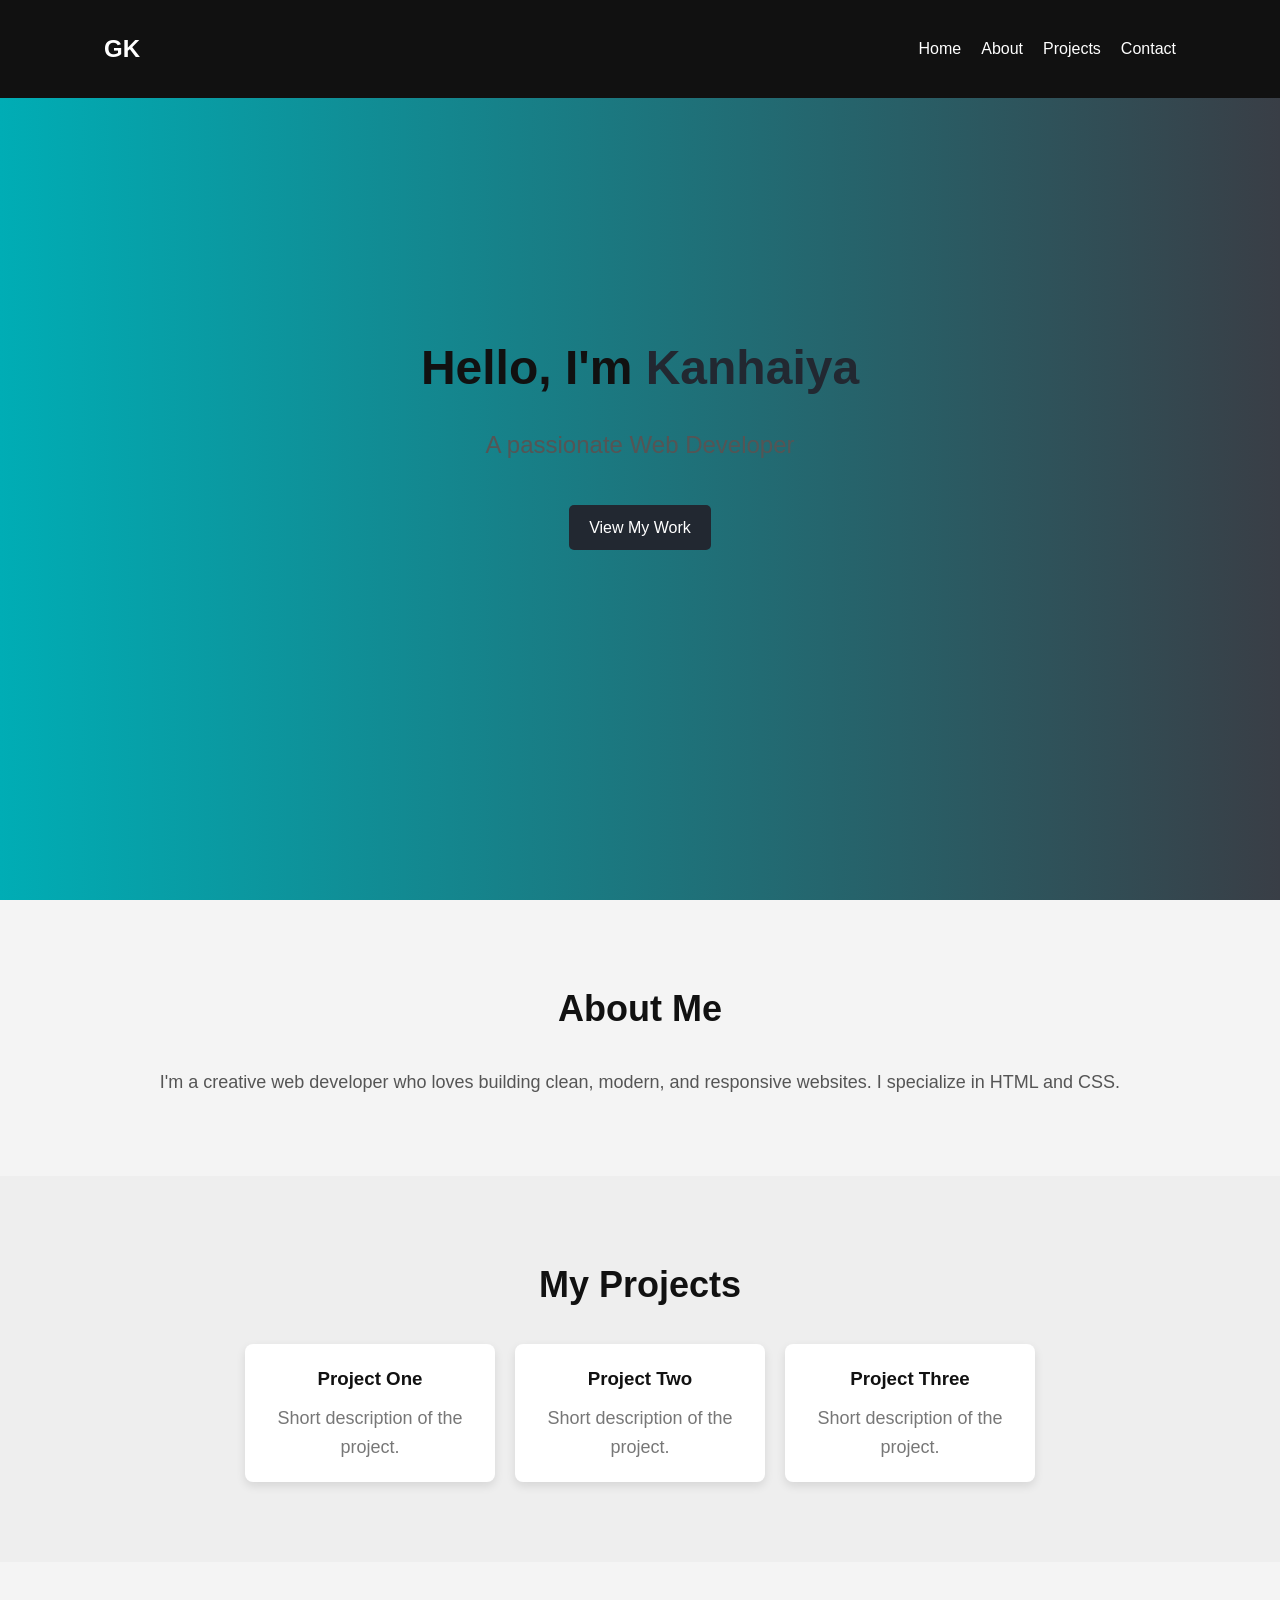
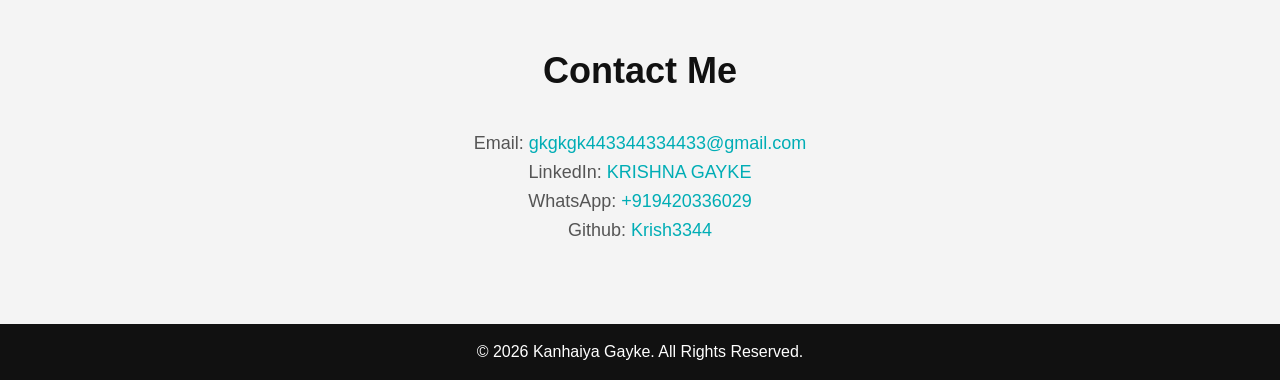
<file: index.html>
<!DOCTYPE html>
<html lang="en">
<head>
    <meta charset="UTF-8">
    <title>Kanhaiya | Portfolio</title>
    <link rel="stylesheet" href="style.css">
    <meta name="viewport" content="width=device-width, initial-scale=1.0">
</head>
<body>

    <!-- Header -->
    <header>
        <nav>
            <h1 class="logo">GK</h1>
            <ul>
                <li><a href="#home">Home</a></li>
                <li><a href="#about">About</a></li>
                <li><a href="#projects">Projects</a></li>
                <li><a href="#contact">Contact</a></li>
            </ul>
        </nav>
    </header>

    <!-- Hero Section -->
    <section id="home" class="hero">
        <div class="hero-content">
            <h2>Hello, I'm <span>Kanhaiya</span></h2>
            <p>A passionate Web Developer</p>
            <a href="#projects" class="btn">View My Work</a>
        </div>
    </section>

    <!-- About Section -->
    <section id="about" class="about">
        <h2>About Me</h2>
        <p>I'm a creative web developer who loves building clean, modern, and responsive websites. I specialize in HTML and CSS.</p>
    </section>

    <!-- Projects Section -->
    <section id="projects" class="projects">
        <h2>My Projects</h2>
        <div class="project-container">
            <div class="project-card">
                <h3>Project One</h3>
                <p>Short description of the project.</p>
            </div>
            <div class="project-card">
                <h3>Project Two</h3>
                <p>Short description of the project.</p>
            </div>
            <div class="project-card">
                <h3>Project Three</h3>
                <p>Short description of the project.</p>
            </div>
        </div>
    </section>

    <!-- Contact Section -->
    <section id="contact" class="contact">
        <h2>Contact Me</h2>
        <p>Email: <a href="mailto:gkgkgk443344334433@gmail.com">gkgkgk443344334433@gmail.com</a></p>
        <p>LinkedIn: <a href="https://www.linkedin.com/in/krishna-gayke-88547a336" target="_blank">KRISHNA GAYKE</a></p>
        <p>WhatsApp: <a href="https://wa.me/919420336029" target="_blank">+919420336029</a></p>
        <p>Github: <a href="https://github.com/Krish3344" target="_blank">Krish3344</a></p>
    </section>

    <!-- Footer -->
    <footer>
        <p>© 2026 Kanhaiya Gayke. All Rights Reserved.</p>
    </footer>

</body>
</html>
</file>
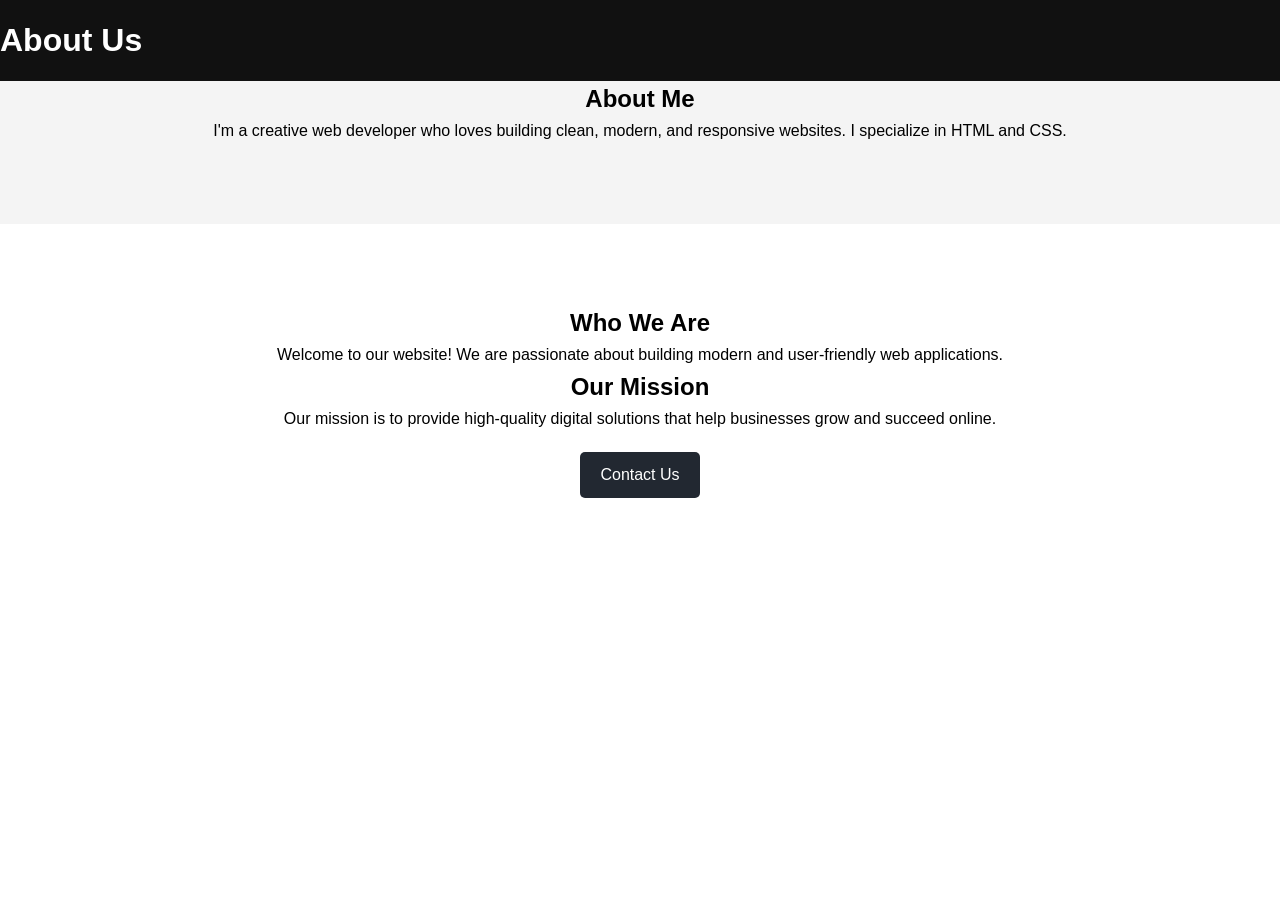
<file: My Portfolio/About.html>
<!DOCTYPE html>
<html lang="en">
<head>
  <meta charset="UTF-8">
  <meta name="viewport" content="width=device-width, initial-scale=1.0">
  <title>Document</title>
  <link rel="stylesheet" href="style.css">
</head>
<body>
  <section id="about" class="about">
        <h2>About Me</h2>
        <p>
            I'm a creative web developer who loves building clean, modern,
            and responsive websites. I specialize in HTML and CSS.
        </p>
    </section>
    <header>
    <h1>About Us</h1>
</header>

<section>
    <h2>Who We Are</h2>
    <p>
        Welcome to our website! We are passionate about building modern and
        user-friendly web applications.
    </p>

    <h2>Our Mission</h2>
    <p>
        Our mission is to provide high-quality digital solutions that help
        businesses grow and succeed online.
    </p>

    <a href="contact.html" class="btn">Contact Us</a>
</section>
</body>
</html>
</file>
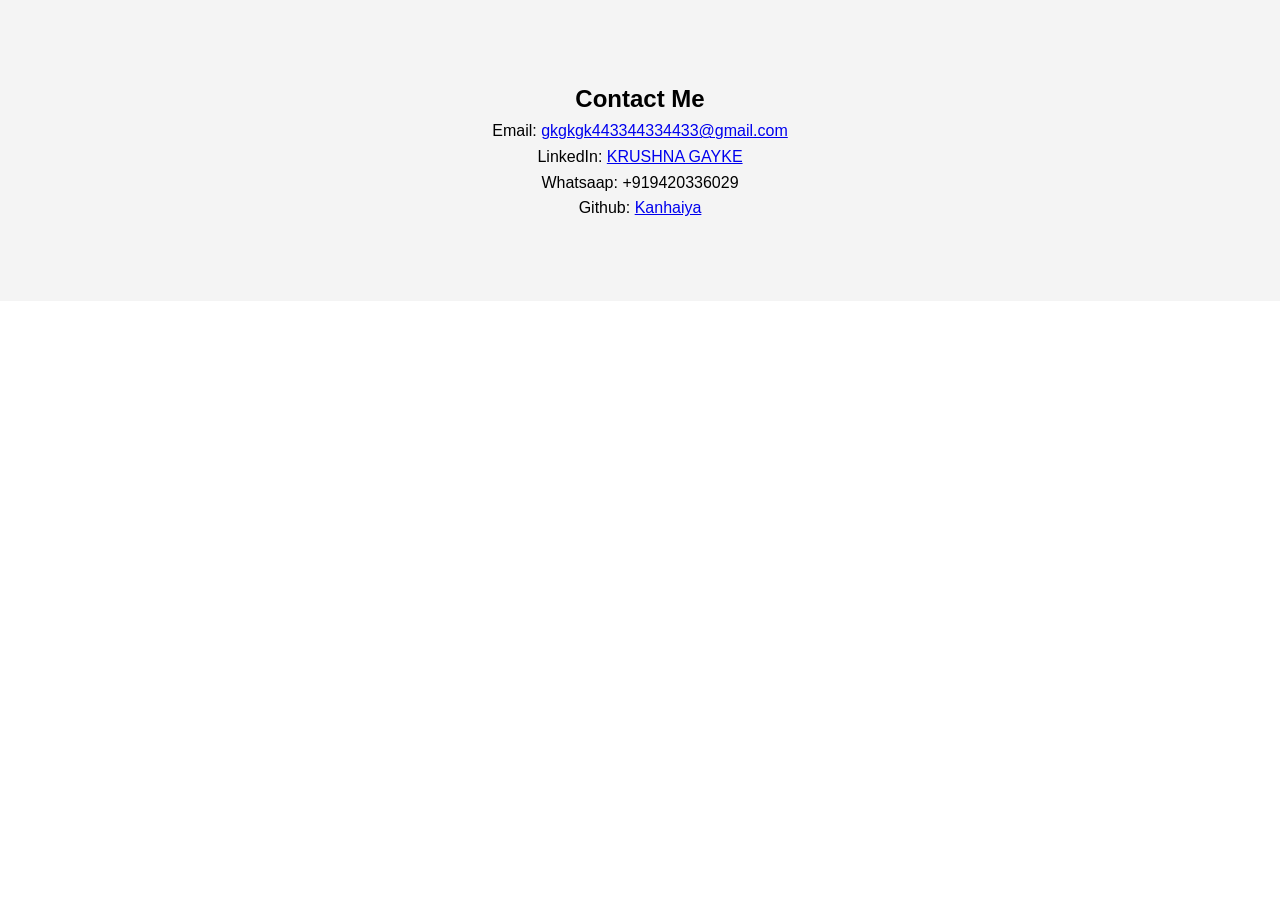
<file: My Portfolio/Contact.html>
<!DOCTYPE html>
<html lang="en">
<head>
    <meta charset="UTF-8">
    <meta name="viewport" content="width=device-width, initial-scale=1.0">
    <title>Document</title>
    <link rel="stylesheet" href="style.css">
</head>
<body>
     <section id="contact" class="contact">
        <h2>Contact Me </h2>
        <p>Email: <a href="gkgkgk443344334433@gmail.com" type="email">gkgkgk443344334433@gmail.com</a></p>
        <p>LinkedIn: <a href="https://www.linkedin.com/in/krishna-gayke-88547a336?utm_source=share&utm_campaign=share_via&utm_content=profile&utm_medium=android_app">KRUSHNA GAYKE</a></p>
        <p>Whatsaap: +919420336029</p>
        <p>Github: <a href="https://github.com/Krish3344/Bcs">Kanhaiya</a></p>
    </section>
</body>
</html>
</file>
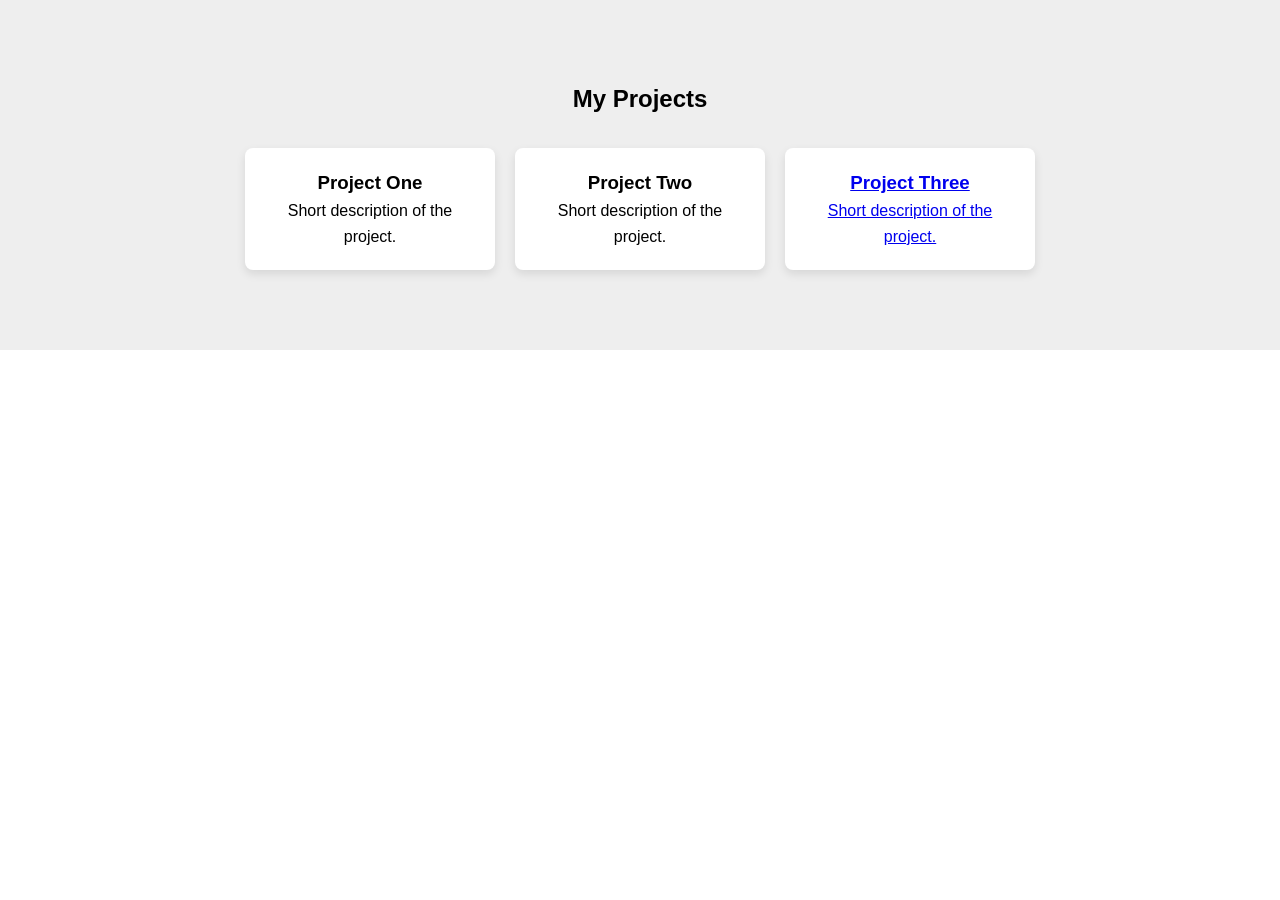
<file: My Portfolio/Projects.html>
<!DOCTYPE html>
<html lang="en">
<head>
  <meta charset="UTF-8">
  <meta name="viewport" content="width=device-width, initial-scale=1.0">
  <title>Document</title>
  <link rel="stylesheet" href="style.css">
</head>
<body>
   <!-- Projects Section -->
    <section id="projects" class="projects">
        <h2>My Projects</h2>
        <div class="project-container">
            <div class="project-card">
                <h3>Project One</h3>
                <p>Short description of the project.</p>
            </div>
            <div class="project-card">
                <h3>Project Two</h3>
                <p>Short description of the project.</p>
            </div>
            <div class="project-card">
                <a href="https://github.com/Krish3344/Bcs">
                <h3>Project Three</h3>
                <p>Short description of the project.</p>
                </a>
            </div>
        </div>
    </section>
</body>
</html>
</file>
<file: style.css>
* {
    margin: 0;
    padding: 0;
    box-sizing: border-box;
    font-family: Arial, sans-serif;
}

body {
    line-height: 1.6;
}

/* Navigation */
header {
    background: #111;
    color: #fff;
    padding: 15px 0;
    position: fixed;
    width: 100%;
    top: 0;
    z-index: 1000;
}

nav {
    width: 90%;
    margin: auto;
    display: flex;
    justify-content: space-between;
    align-items: center;
    padding: 15px 40px;
    background: #111;
    color: white;
    position: relative;
}

nav .logo {
    font-size: 24px;
    font-weight: bold;
}

nav ul {
    list-style: none;
    display: flex;
}

nav ul li {
    margin-left: 20px;
}

nav ul li a {
    color: white;
    text-decoration: none;
    transition: 0.3s;
}

nav ul li a:hover {
    color: #00adb5;
}

/* Hero Section */
.hero {
    height: 100vh;
    background: linear-gradient(to right, #00adb5, #393e46);
    display: flex;
    justify-content: center;
    align-items: center;
    text-align: center;
    color: white;
    padding-top: 60px;
}

.hero h2 {
    font-size: 48px;
    margin-bottom: 20px;
}

.hero p {
    font-size: 24px;
    margin-bottom: 20px;
}

.hero span {
    color: #222831;
}

.btn {
    display: inline-block;
    margin-top: 20px;
    padding: 10px 20px;
    background: #222831;
    color: white;
    text-decoration: none;
    border-radius: 5px;
    transition: 0.3s;
    font-size: 16px;
}

.btn:hover {
    background: white;
    color: #222831;
}

/* Sections */
section {
    padding: 80px 10%;
    text-align: center;
}

section h2 {
    font-size: 36px;
    margin-bottom: 30px;
    color: #111;
}

section p {
    font-size: 18px;
    color: #555;
}

.about {
    background: #f4f4f4;
}

.projects {
    background: #eeeeee;
}

.project-container {
    display: flex;
    justify-content: center;
    gap: 20px;
    flex-wrap: wrap;
    margin-top: 30px;
}

.project-card {
    background: white;
    padding: 20px;
    width: 250px;
    border-radius: 8px;
    box-shadow: 0 4px 10px rgba(0,0,0,0.1);
    transition: 0.3s;
}

.project-card h3 {
    margin-bottom: 10px;
    color: #111;
}

.project-card p {
    color: #777;
}

.project-card:hover {
    transform: translateY(-5px);
    box-shadow: 0 6px 15px rgba(0,0,0,0.2);
}

/* Contact */
.contact {
    background: #f4f4f4;
}

.contact a {
    color: #00adb5;
    text-decoration: none;
}

.contact a:hover {
    text-decoration: underline;
}

/* Footer */
footer {
    background: #111;
    color: white;
    text-align: center;
    padding: 15px 0;
}

/* Responsive */
@media (max-width: 768px) {
    nav {
        flex-direction: column;
    }

    nav ul {
        flex-direction: column;
        gap: 10px;
        margin-top: 10px;
    }

    .project-container {
        flex-direction: column;
        align-items: center;
    }

    .hero h2 {
        font-size: 36px;
    }

    .hero p {
        font-size: 18px;
    }
}
</file>
<file: My Portfolio/style.css>
* {
    margin: 0;
    padding: 0;
    box-sizing: border-box;
    font-family: Arial, sans-serif;
    
}

body {
    line-height: 1.6;
}

/* Navigation */
header {
    background: #111;
    color: #fff;
    padding: 15px 0;
    position: fixed;
    width: 100%;
    top: 0;
}

nav {
    width: 90%;
    margin: auto;
    display: flex;
    justify-content: space-between;
    align-items: center;
    align-items: center;
    padding: 15px 40px;
    background: #111;
    color: white;
    position: relative;
}

nav ul {
    list-style: none;
    display: flex;
}

nav ul li {
    margin-left: 20px;
}

nav ul li a {
    color: white;
    text-decoration: none;
    transition: 0.3s;
}

nav ul li a:hover {
    color: #00adb5;
}

/* Hero Section */
.hero {
    height: 100vh;
    background: linear-gradient(to right, #00adb5, #393e46);
    display: flex;
    justify-content: center;
    align-items: center;
    text-align: center;
    color: white;
    padding-top: 60px;
}

.hero span {
    color: #222831;
}

.btn {
    display: inline-block;
    margin-top: 20px;
    padding: 10px 20px;
    background: #222831;
    color: white;
    text-decoration: none;
    border-radius: 5px;
    transition: 0.3s;
}

.btn:hover {
    background: white;
    color: #222831;
}

/* Sections */
section {
    padding: 80px 10%;
    text-align: center;
}

.about {
    background: #f4f4f4;
}

.projects {
    background: #eeeeee;
}

.project-container {
    display: flex;
    justify-content: center;
    gap: 20px;
    flex-wrap: wrap;
    margin-top: 30px;
}

.project-card {
    background: white;
    padding: 20px;
    width: 250px;
    border-radius: 8px;
    box-shadow: 0 4px 10px rgba(0,0,0,0.1);
    transition: 0.3s;
}

.project-card:hover {
    transform: translateY(-5px);
}

/* Contact */
.contact {
    background: #f4f4f4;
}

/* Footer */
footer {
    background: #111;
    color: white;
    text-align: center;
    padding: 15px 0;
}

/* Responsive */
@media (max-width: 768px) {
    nav ul {
        flex-direction: column;
        gap: 10px;
    }

    .project-container {
        flex-direction: column;
        align-items: center;
    }
}
</file>
